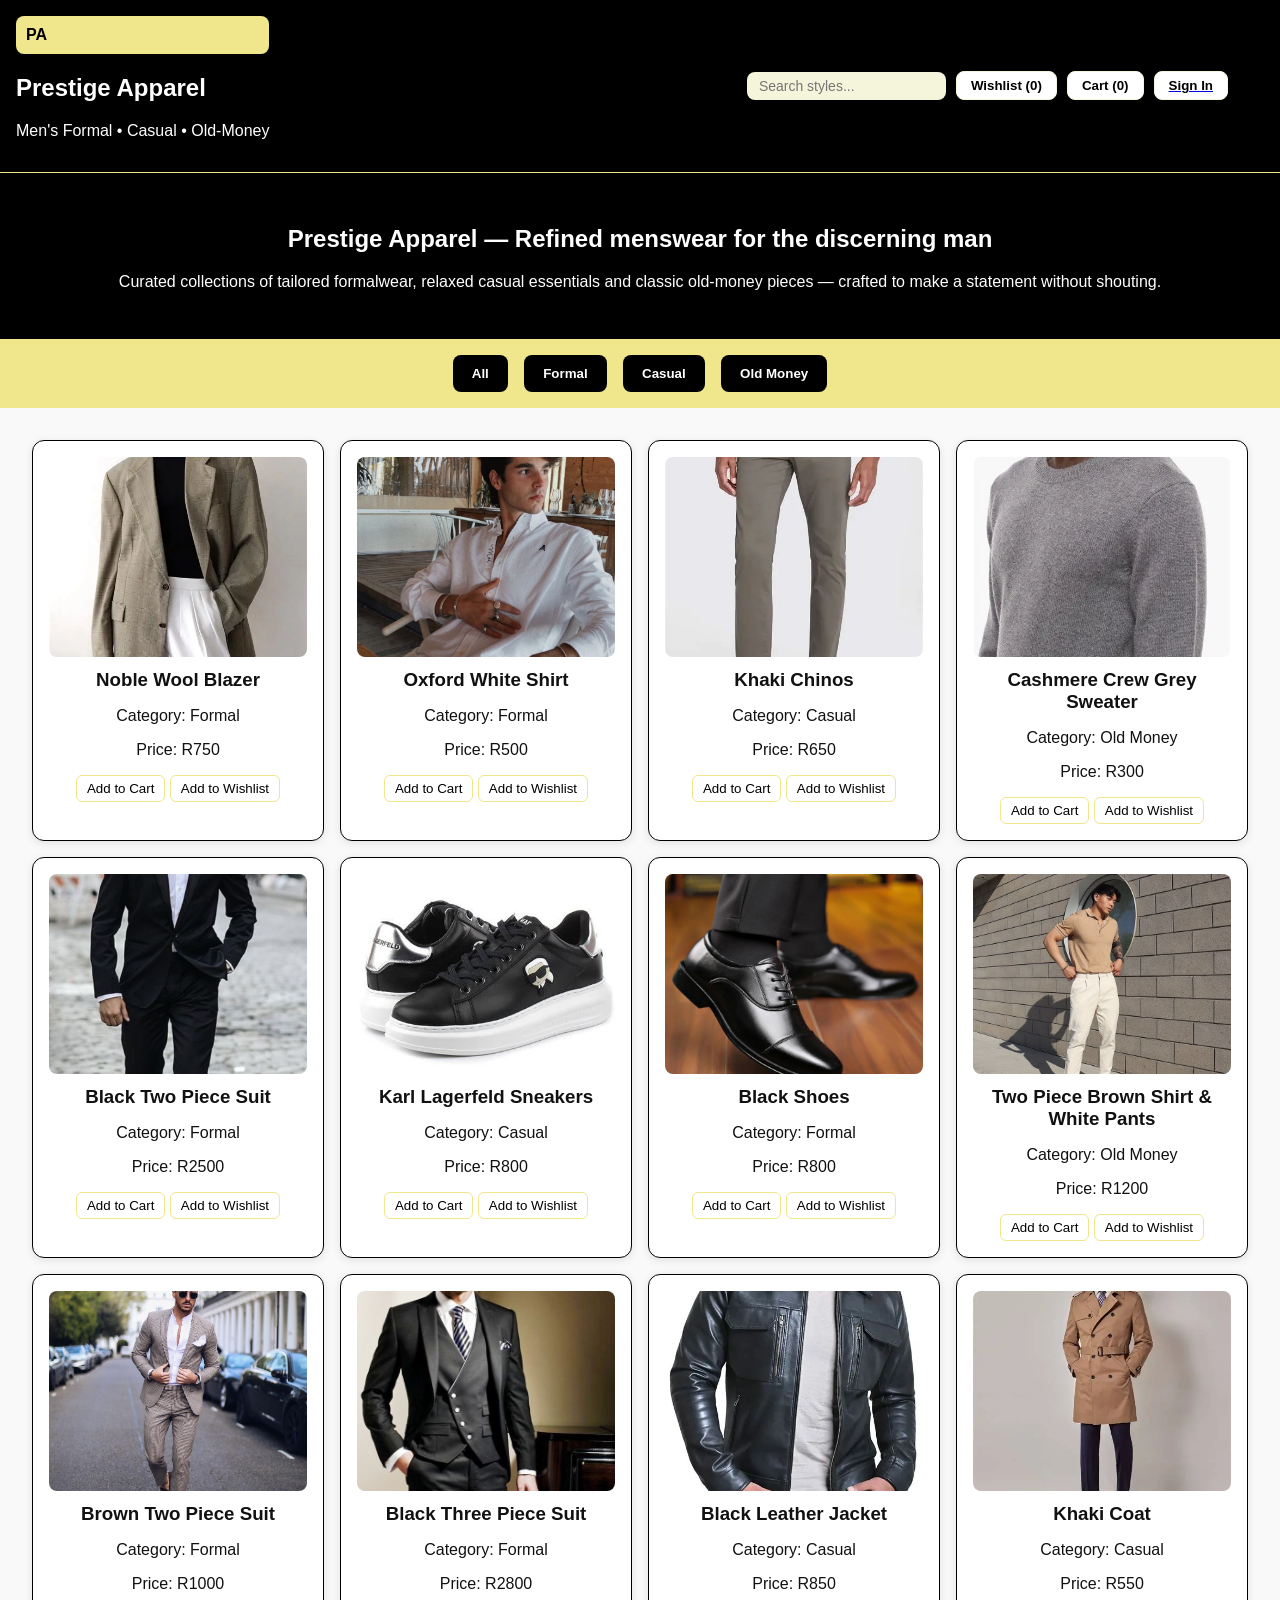
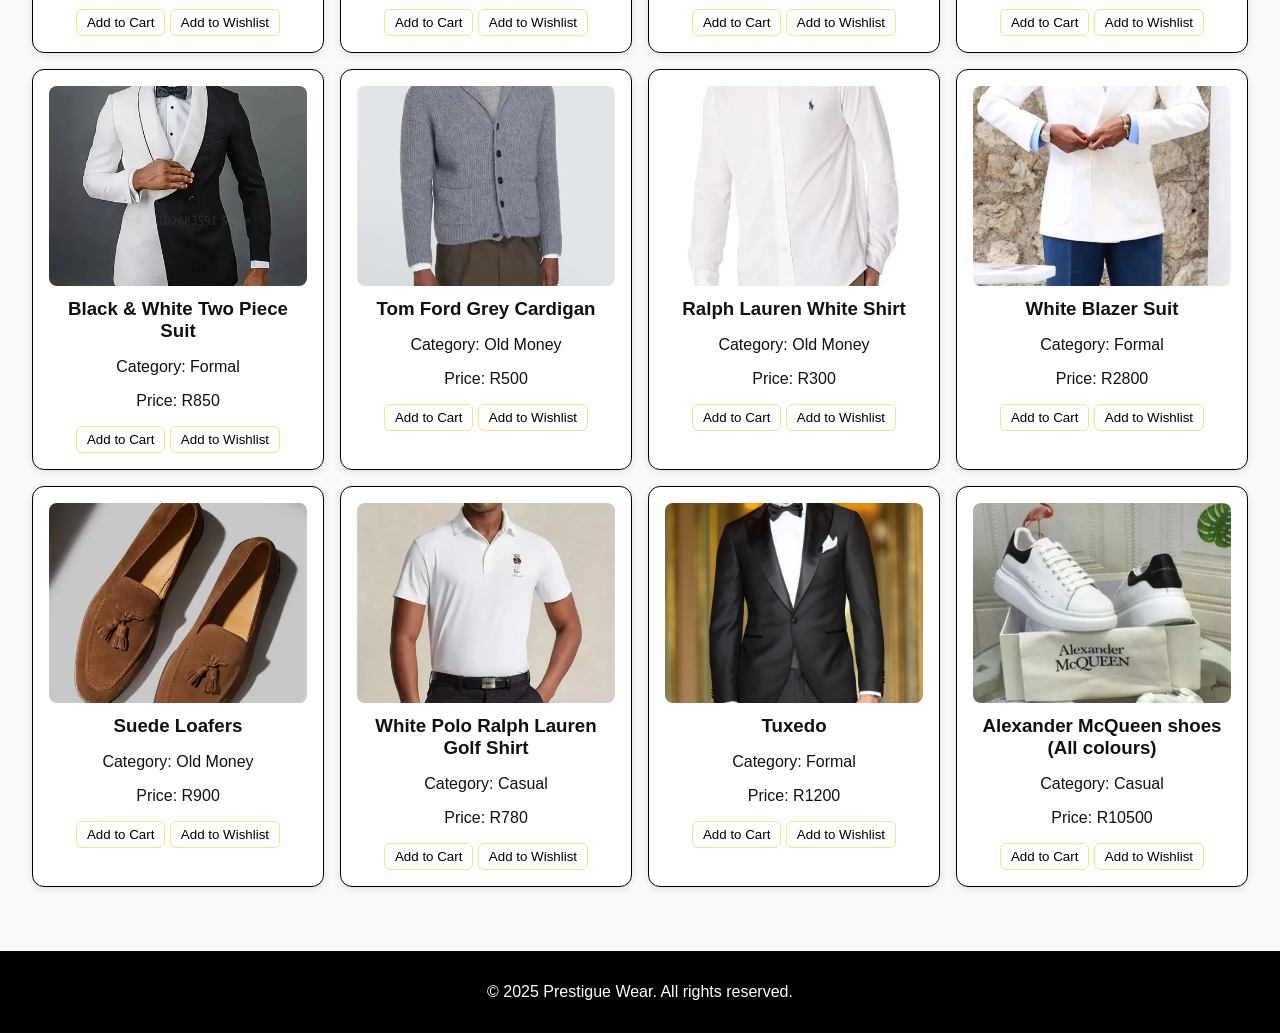
<file: Prestege Apparel Clothing Store/index.html>
<!DOCTYPE html>
<html lang="en">
<head>
  <meta charset="UTF-8" />
  <meta name="viewport" content="width=device-width, initial-scale=1.0" />
  <title>Prestige Apparel</title>
  <link rel="stylesheet" href="styles.css" />
</head>
<body>
  <nav class="nav">
    <div class="brand">
      <div class="logo">PA</div>
      <div>
        <h1>Prestige Apparel</h1>
        <p>Men's Formal • Casual • Old‑Money</p>
      </div>
    </div>
    <header>
      <div class="top-nav">
        <input type="text" placeholder="Search styles..." class="search-box">
        <button id="wishlist-btn" class="nav-btn">Wishlist (<span id="wishlist-count">0</span>)</button>
        <button id="cart-btn" class="nav-btn">Cart (<span id="cart-count">0</span>)</button>
        <button class="nav-btn" ><a href="Signin.html"><font color = "black">Sign In</font></a> </button>
      </div>
    </header>
  </nav>
  <!-- Wishlist Section -->
 <section id="wishlist-section" class="hidden">
  <h2 class="section-title">Your Wishlist</h2>
  <div id="wishlist-items" class="item-list"></div>
 </section>
 <!-- Cart Section -->
 <section id="cart-section" class="hidden">
  <h2 class="section-title">Your Cart</h2>
  <div id="cart-items" class="item-list"></div>
  <div class="cart-total">
    <h3>Total: R<span id="cart-total">0</span></h3>
  </div>
 </section>

  <header class="hero">
    <div class="hero-copy">
      <h2>Prestige Apparel — Refined menswear for the discerning man</h2>
      <p>Curated collections of tailored formalwear, relaxed casual essentials and classic old‑money pieces — crafted to make a statement without shouting.</p>
    </div>
  </header>

  <nav>
    <button onclick="filterBy('All')">All</button>
    <button onclick="filterBy('Formal')">Formal</button>
    <button onclick="filterBy('Casual')">Casual</button>
    <button onclick="filterBy('Old Money')">Old Money</button>
  </nav>

  <section id="productsGrid" class="grid"></section>

  <footer>
    <p>&copy; 2025 Prestigue Wear. All rights reserved.</p>
  </footer>

  <script src="app.js"></script>
</body>
</html>
</file>
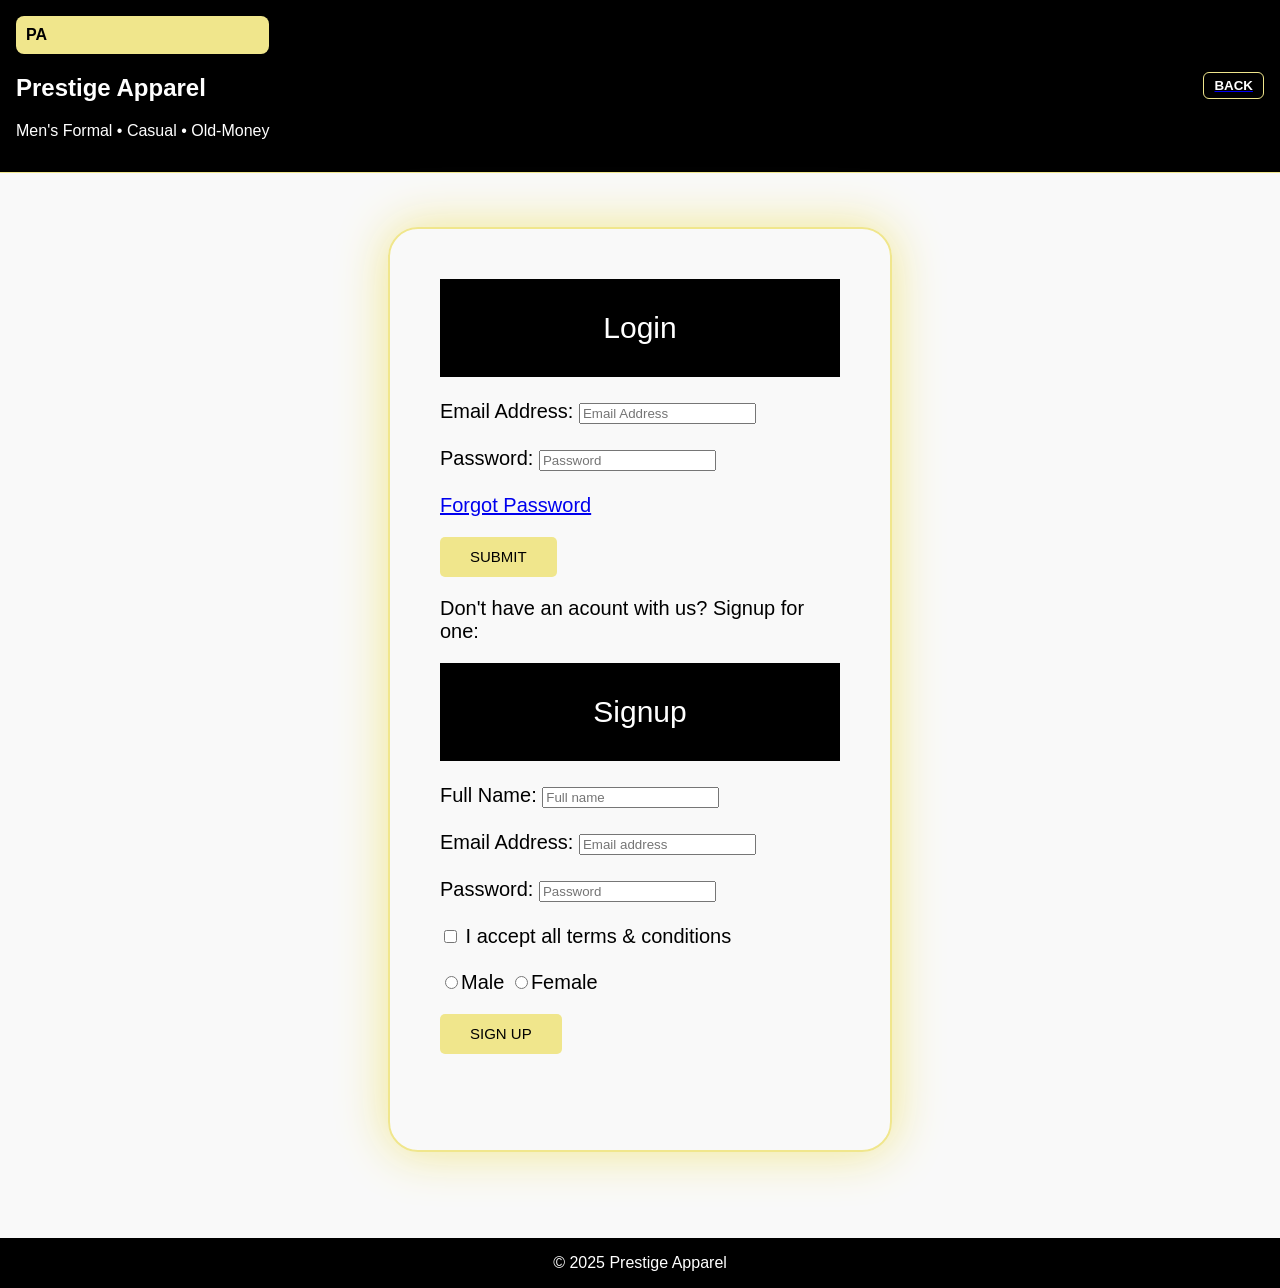
<file: Prestege Apparel Clothing Store/Signin.html>
<!DOCTYPE html>
<html lang="en">
<head>
    <meta charset="UTF-8">
    <meta name="viewport" content="width=device-width, initial-scale=1.0">
    <title>SIGN IN</title>
    <link rel="stylesheet" href="styles.css">
</head>
<body>
    <nav class="nav">
        <div class="brand">
            <div class="logo">PA</div>
            <div>
                <h1>Prestige Apparel</h1>
                <p>Men's Formal • Casual • Old‑Money</p>
            </div>
        </div>
        <div class="nav-actions">
            <button class="btn primary" id="signinBtn"><a href="index.html"><font color = "white">BACK</font></a></button>
        </div>
    </nav>
    <br><br><br>
    <div class="deco">
            <section class = "wrapper">
        <div class = "form login">
        <header>Login</header>
        <br>
        <form action = "#">
            <label><font color="black">Email Address: </font></label>
            <input type = "text" placeholder = "Email Address" required/>
            <br><br>
            <label><font color="black">Password: </font></label>
            <input type = "password" placeholder = "Password" required/>
            <br><br>
            <a href = "#">Forgot Password</a>
            <br>
            <button onclick="log()"><font color="black">SUBMIT</font></button>
        </form>
        </div>
        <div class = "signup">
            <p><font color = "black">Don't have an acount with us? Signup for one:</font></p>
        </div>

        <section class = "wrapper">
            <div class = "Form Signup">
            <header>Signup</header>
            <br>
            <form action = "#">
                <label><font color="black">Full Name: </font></label>
                <input type = "text" placeholder="Full name" required/>
                <br><br>
                <label><font color="black">Email Address: </font></label>
                <input type = "text" placeholder="Email address" required/>
                <br><br>
                <label><font color="black">Password: </font></label>
                <input type = "password" placeholder="Password" required/>
                <br>
                <div class = "checkbox">
                    <br>
                    <div class = "check">
                    <input type = "checkbox" id = "signupCheck"/>
                    <label for = "signupCheck">
                        <font color = "black">I accept all terms & conditions</font>
                    </label>
                    </div>
                    <br>
                    <div class = "radio">
                        <font color = "black">
                            <input type = "radio" name = "Gender">Male
                            <input type = "radio">Female
                        </font>
                        <br>
                        <button onclick="sign()"><font color="black">SIGN UP</font></button>
                    </div>
            </form>
            </div>
            <br><br>
        </section>
        </div>

        <br><br><br>
        <footer>
            <div class="footer-text">© 2025 Prestige Apparel</div>
        </footer>
</body>
</html>
</file>
<file: Prestege Apparel Clothing Store/styles.css>
body {
  font-family: 'Poppins', sans-serif;
  background-color: #f9f9f9;
  color: #111;
  margin: 0;
  padding: 0;
}

header {
  text-align: center;
  background-color: black;
  color: white;
  padding: 2rem 1rem;
}

nav {
  display: flex;
  justify-content: center;
  gap: 1rem;
  padding: 1rem;
  background-color: khaki;
}

nav button {
  background: black;
  color: white;
  border: none;
  padding: 0.7rem 1.2rem;
  cursor: pointer;
  border-radius: 8px;
  font-weight: bold;
}

nav button:hover {
  background: white;
  color: black;
  border: 1px solid black;
}

.grid {
  display: grid;
  grid-template-columns: repeat(auto-fill, minmax(250px, 1fr));
  gap: 1rem;
  padding: 2rem;
}

.card {
  background-color: white;
  border: 1px solid black;
  border-radius: 12px;
  box-shadow: 0 2px 8px rgba(0,0,0,0.1);
  padding: 1rem;
  text-align: center;
}

.card h3 {
  margin: 0.5rem 0;
}

.btn {
  background: black;
  color: white;
  border: none;
  padding: 0.5rem 1rem;
  cursor: pointer;
  border-radius: 8px;
  font-weight: bold;
}

.btn:hover {
  background: khaki;
  color: black;
}

.nav {
  display: flex;
  justify-content: space-between;
  align-items: center;
  color: white;
  padding: 1rem;
  background-color: black;
  border-bottom: 1px solid khaki;
}

.logo {
  background-color: khaki;
  color: black;
  font-weight: bold;
  padding: 10px;
  border-radius: 8px;
}

.hero {
  padding: 2rem;
  text-align: center;
}

.btn {
  background: transparent;
  border: 1px solid khaki;
  color: white;
  padding: 5px 10px;
  border-radius: 6px;
  cursor: pointer;
}

.add-to-cart {
  background: none;
  color: white;
  border: 1px solid khaki;
  padding: 5px 10px;
  border-radius: 6px;
  cursor: pointer;
}

.add-to-cart:hover {
  background: #f0e68c;
  border: 2px solid #f0e68c;
}

.add-to-wishlist {
  background: none;
  color: white;
  border: 1px solid khaki;
  padding: 5px 10px;
  border-radius: 6px;
  cursor: pointer;
}

.add-to-wishlist:hover {
  background: #f0e68c;
  border: 2px solid #f0e68c;
}

.btn:hover {
  background: #f0e68c;
  border: 2px solid #f0e68c;
}

footer {
  text-align: center;
  padding: 1rem;
  background-color: black;
  color: white;
  margin-top: 2rem;
}

/* Header styling */
 .top-nav {
  background-color: #000;
  padding: 10px 20px;
  display: flex;
  justify-content: flex-end;
  align-items: center;
  gap: 10px;
 }

 /* Search box */
 .search-box {
  background-color: #f5f5dc;
  color: #000;
  border: none;
  padding: 6px 12px;
  border-radius: 8px;
  font-size: 14px;
  margin-right: auto;
 }

 /* Buttons */
.nav-btn {
  background-color: #fff;
  color: #000;
  border: 1px solid #f5f5dc;
  border-radius: 8px;
  padding: 6px 14px;
  font-weight: bold;
  cursor: pointer;
  transition: all 0.3s ease;
 }

 .nav-btn:hover {
  background-color: #f5f5dc;
  color: #000;
  transform: scale(1.05);
 }

 .hidden { display: none; }
 .section-title {
  font-size: 1.8em;
  color: #fff;
  background-color: #000;
  text-align: center;
  padding: 15px;
  border-top: 2px solid #f5f5dc;
  border-bottom: 2px solid #f5f5dc;
  margin-bottom: 20px;
 }

 .item-list {
  display: flex;
  flex-wrap: wrap;
  justify-content: center;
  gap: 20px;
  padding: 10px;
 }

 .item-card {
  background-color: #fff;
  border: 1px solid #f5f5dc;
  border-radius: 12px;
  width: 240px;
  padding: 15px;
  text-align: center;
  box-shadow: 0 2px 8px rgba(0,0,0,0.15);
  transition: transform 0.3s ease;
 }

 .item-card:hover { transform: scale(1.05); }
 .item-card button {
  background-color: #000;
  color: #fff;
  border: none;
  border-radius: 8px;
  padding: 8px 12px;
  cursor: pointer;
  margin-top: 8px;
  transition: background 0.3s ease;
 }

 .item-card button:hover {
  background-color: #f5f5dc;
  color: #000;
 }

 .cart-total {
  text-align: center;
  font-size: 1.4em;
  color: #fff;
  background-color: #000;
  padding: 15px;
  border-radius: 12px;
  margin: 20px auto;
  width: 300px;
 }

/***********************************signin***************************************/

.signup p{
    color: #fff;
    font-size: 20px;
}

.form header{
    color: #fff;
    font-size: 30px;
}

.form{
    font-size: 20px;
}

.Form header{
    color: #fff;
    font-size: 30px;
}

.Form{
    font-size: 20px;
}

.check{
    color: #fff;
    font-size: 20px;
}

.form button{
    height: 40px;
    color: #fff;
    background: #f0e68c;
    font-size: 15px;
    padding: 5px 30px;
    margin-top: 20px;
    border: none;
    border-radius: 5px;
    transition: .4s ease;
    cursor: pointer;
}

.form button:hover{
    background: none;
    border: 2px solid #f0e68c;
}

.radio button{
    height: 40px;
    color: #fff;
    background: #f0e68c;
    font-size: 15px;
    padding: 5px 30px;
    margin-top: 20px;
    border: none;
    border-radius: 5px;
    transition: .4s ease;
    cursor: pointer;
}
.radio button:hover{
    background: none;
    border: 2px solid #f0e68c;
}

.radio{
    color: #fff;
    font-size: 20px;
}

.deco{
    border: solid 2px khaki;
    width: 400px;
    margin: 0 auto;
    box-shadow: 0 0 50px #f0e68c;
    border-radius: 30px;
    padding: 50px;
}
</file>
